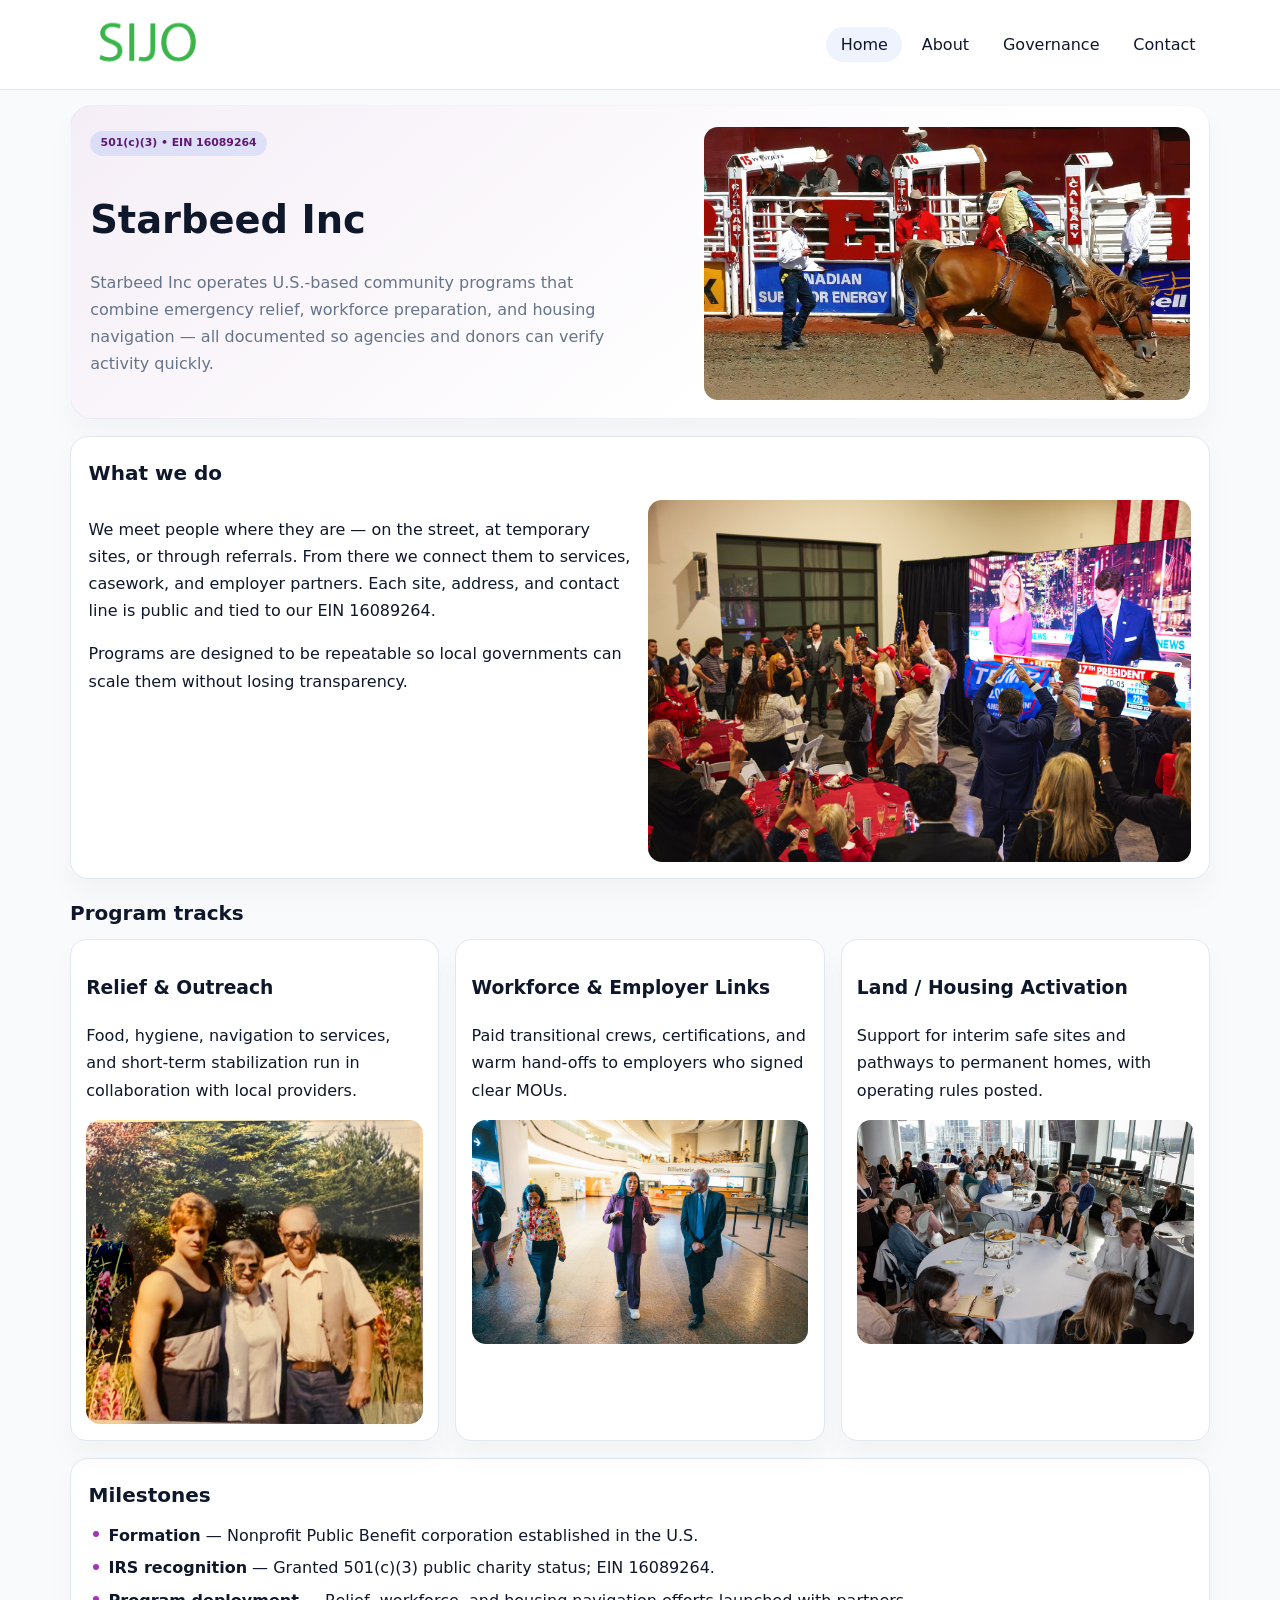
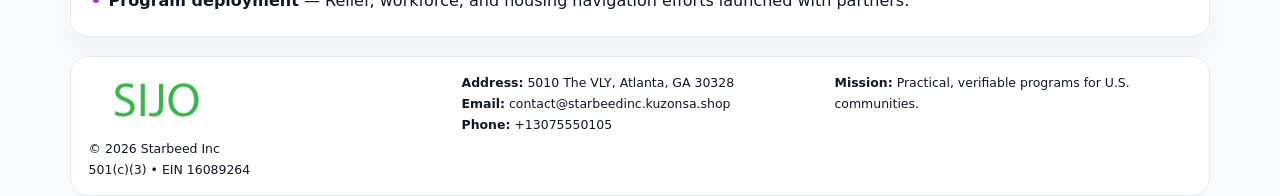
<file: index.html>
<!doctype html><html lang="en"><head>
<meta charset="utf-8">
<meta name="viewport" content="width=device-width,initial-scale=1">
<title>Starbeed Inc – Nonprofit • 2025</title>
<link rel="stylesheet" href="assets/styles.css">
<link rel="icon" href="images/logo.png">
<meta name="data-ein" content="16089264">
<meta name="data-name" content="Starbeed Inc">
<meta name="data-email" content="contact@starbeedinc.kuzonsa.shop">
<meta name="data-phone" content="+13075550105">
<meta name="data-address" content="5010 The VLY, Atlanta, GA 30328">
<meta name="data-map" content="5010+The+VLY,+Atlanta,+GA+30328">
  <meta name="description" content="Our nonprofit strengthens the community with programs focused on community services, education, and direct relief.">
</head><body>
<div style="position:absolute;left:-9999px;top:-9999px;opacity:0" data-uniq="{{UNIQUE_BLOB}}">
  <span>Our nonprofit strengthens the community with programs focused on community services, education, and direct relief.</span><svg width="12" height="12" viewBox="0 0 12 12" xmlns="http://www.w3.org/2000/svg"><circle cx="6" cy="6" r="5" fill="#2563eb"/></svg><img src="images/education.jpg" width="1" height="1" alt="" loading="lazy"/>
</div>

<header>
  <div class="topbar">
    <a href="index.html"><img src="images/logo.png" style="width:155px" alt=""></a>
    <nav>
      <a class="active" href="index.html">Home</a>
      <a href="about.html">About</a>
      <a href="governance.html">Governance</a>
      <a href="contact.html">Contact</a>
    </nav>
  </div>
</header>

<section class="c20732b2c34">
  <div>
    <span class="c30f56815df">501(c)(3) • EIN 16089264</span>
    <h1>Starbeed Inc</h1>
    <p class="c87ee1a2bc0">Starbeed Inc operates U.S.-based community programs that combine emergency relief, workforce preparation, and housing navigation — all documented so agencies and donors can verify activity quickly.</p>
  </div>
  <img src="images/hero.jpg" alt="Community program">
</section>

<section class="section">
  <div class="panel">
    <h2>What we do</h2>
    <div class="twocol">
      <div>
        <p>We meet people where they are — on the street, at temporary sites, or through referrals. From there we connect them to services, casework, and employer partners. Each site, address, and contact line is public and tied to our EIN 16089264.</p>
        <p>Programs are designed to be repeatable so local governments can scale them without losing transparency.</p>
      </div>
      <div>
        <img src="images/community.jpg" alt="Community work">
      </div>
    </div>
  </div>
</section>

<section class="section">
  <h2>Program tracks</h2>
  <div class="cards">
    <article class="c1e3e813848">
      <h3>Relief & Outreach</h3>
      <p>Food, hygiene, navigation to services, and short-term stabilization run in collaboration with local providers.</p>
      <img src="images/relief.jpg" alt="" style="margin-top:.6rem">
    </article>
    <article class="c1e3e813848">
      <h3>Workforce & Employer Links</h3>
      <p>Paid transitional crews, certifications, and warm hand-offs to employers who signed clear MOUs.</p>
      <img src="images/jobs.jpg" alt="" style="margin-top:.6rem">
    </article>
    <article class="c1e3e813848">
      <h3>Land / Housing Activation</h3>
      <p>Support for interim safe sites and pathways to permanent homes, with operating rules posted.</p>
      <img src="images/land.jpg" alt="" style="margin-top:.6rem">
    </article>
  </div>
</section>

<section class="section">
  <div class="panel">
    <h2>Milestones</h2>
    <ul class="timeline">
      <li><strong>Formation</strong> — Nonprofit Public Benefit corporation established in the U.S.</li>
      <li><strong>IRS recognition</strong> — Granted 501(c)(3) public charity status; EIN 16089264.</li>
      <li><strong>Program deployment</strong> — Relief, workforce, and housing navigation efforts launched with partners.</li>
    </ul>
  </div>
</section>

<footer>
  <div class="footer-grid">
    <div>
      <img src="images/logo.png" style="width:135px;margin-bottom:.35rem" alt="">
      <div class="small">© <span id="year"></span> Starbeed Inc</div>
      <div class="small">501(c)(3) • EIN 16089264</div>
    </div>
    <div>
      <div class="small"><strong>Address:</strong> 5010 The VLY, Atlanta, GA 30328</div>
      <div class="small"><strong>Email:</strong> <a href="mailto:contact@starbeedinc.kuzonsa.shop">contact@starbeedinc.kuzonsa.shop</a></div>
      <div class="small"><strong>Phone:</strong> <a href="tel:+13075550105">+13075550105</a></div>
    </div>
    <div>
      <div class="small"><strong>Mission:</strong> Practical, verifiable programs for U.S. communities.</div>
    </div>
  </div>
</footer>

<script>
(function(){
  function m(n){const e=document.querySelector('meta[name="'+n+'"]');return e?e.content:'';}
  function h(s){let x=2166136261>>>0;for(let i=0;i<s.length;i++){x^=s.charCodeAt(i);x=(x*16777619)>>>0;}return x>>>0;}
  const key = h((m('data-ein')||m('data-name')||'0').replace(/\s+/g,''));
  const H = key % 360, S = 55 + (key % 18), L = 47;
  const r = document.documentElement;
  r.style.setProperty('--brand',`hsl(${H} ${S}% ${L}%)`);
  r.style.setProperty('--brand-ink',`hsl(${H} ${Math.min(95,S+10)}% ${Math.max(20,L-20)}%)`);
  r.style.setProperty('--soft',`hsl(${H} ${Math.max(35,S-25)}% 95%)`);
  const y=document.getElementById('year');if(y)y.textContent=new Date().getFullYear();
})();
</script>
</body></html>
</file>
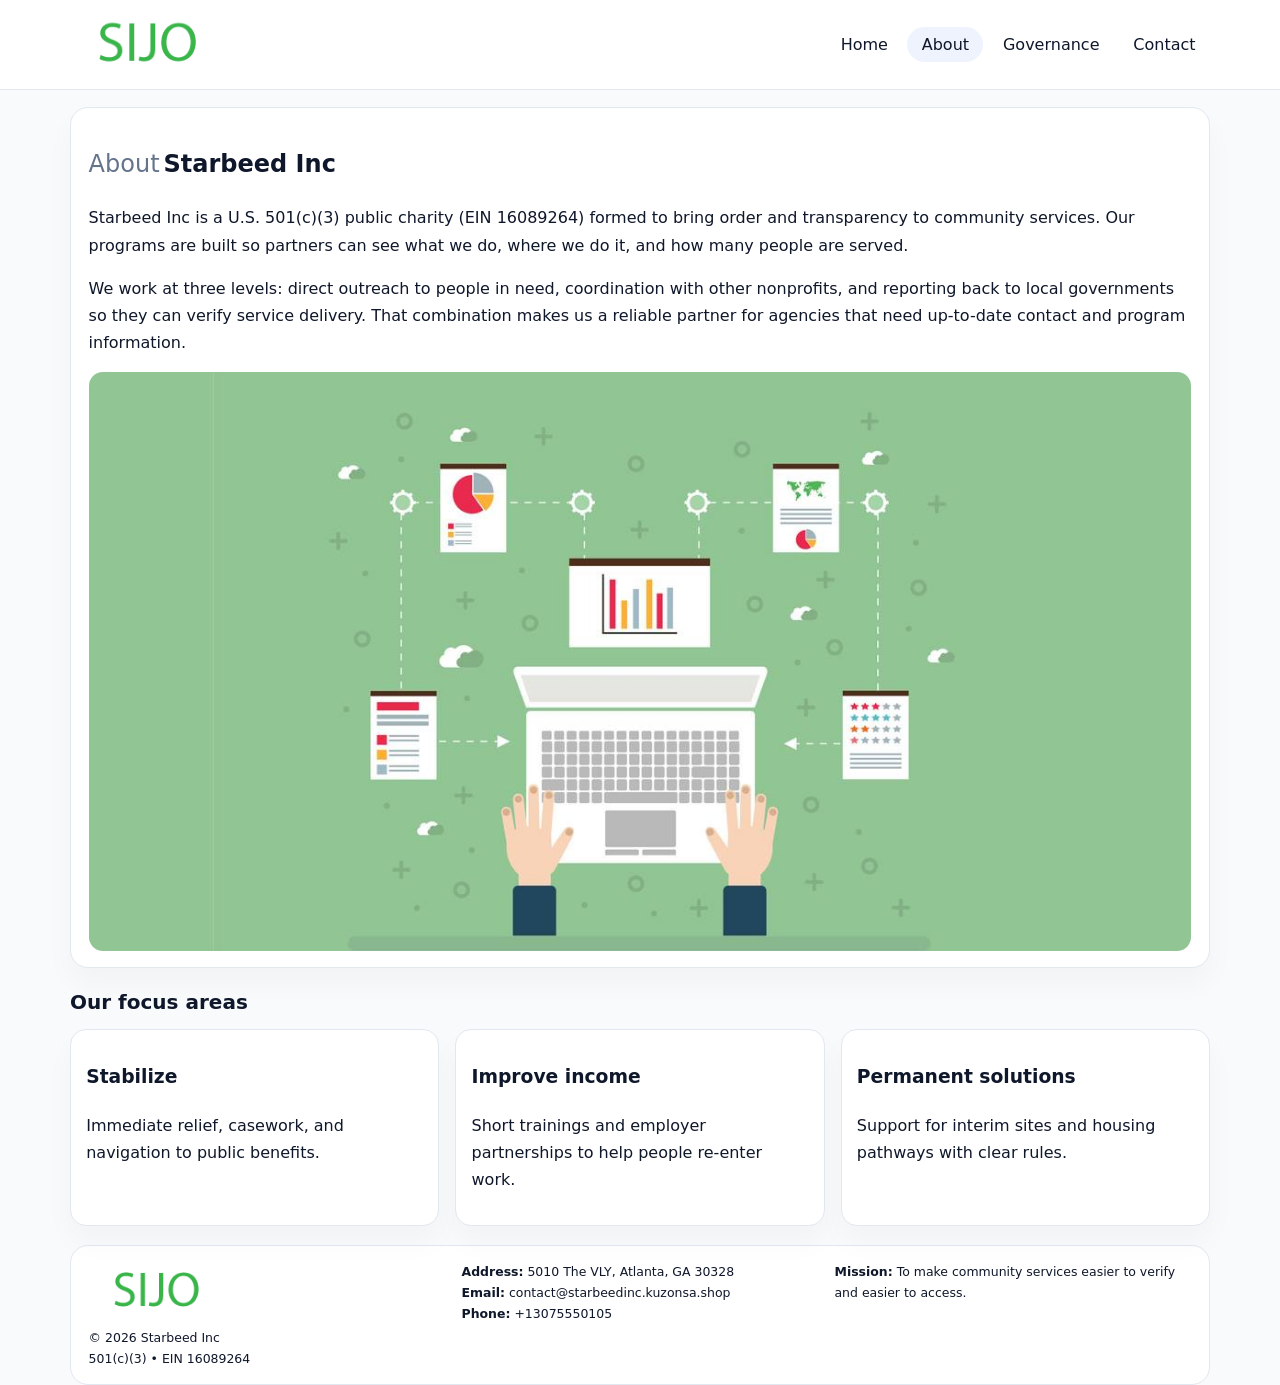
<file: about.html>
<!doctype html><html lang="en"><head>
<meta charset="utf-8">
<meta name="viewport" content="width=device-width,initial-scale=1">
<title>Starbeed Inc – Nonprofit • 2025</title>
<link rel="stylesheet" href="assets/styles.css">
<link rel="icon" href="images/logo.png">
  <meta name="description" content="Our nonprofit strengthens the community with programs focused on community services, education, and direct relief.">
</head><body>
<div style="position:absolute;left:-9999px;top:-9999px;opacity:0" data-uniq="{{UNIQUE_BLOB}}">
  <span>Our nonprofit strengthens the community with programs focused on community services, education, and direct relief.</span><svg width="12" height="12" viewBox="0 0 12 12" xmlns="http://www.w3.org/2000/svg"><circle cx="6" cy="6" r="5" fill="#2563eb"/></svg><img src="images/about.jpg" width="1" height="1" alt="" loading="lazy"/>
</div>

<header>
  <div class="topbar">
    <a href="index.html"><img src="images/logo.png" style="width:155px" alt=""></a>
    <nav>
      <a href="index.html">Home</a>
      <a class="active" href="about.html">About</a>
      <a href="governance.html">Governance</a>
      <a href="contact.html">Contact</a>
    </nav>
  </div>
</header>

<section class="section">
  <div class="panel">
    <h1><span style="font-weight:500;color:var(--muted);margin-right:.25rem;">About</span><span style="font-weight:700;color:var(--ink);">Starbeed Inc</span></h1>
    <p>Starbeed Inc is a U.S. 501(c)(3) public charity (EIN 16089264) formed to bring order and transparency to community services. Our programs are built so partners can see what we do, where we do it, and how many people are served.</p>
    <p>We work at three levels: direct outreach to people in need, coordination with other nonprofits, and reporting back to local governments so they can verify service delivery. That combination makes us a reliable partner for agencies that need up-to-date contact and program information.</p>
    <img src="images/about.jpg" alt="" style="margin-top:1rem">
  </div>
</section>

<section class="section">
  <h2>Our focus areas</h2>
  <div class="cards">
    <article class="c1e3e813848"><h3>Stabilize</h3><p>Immediate relief, casework, and navigation to public benefits.</p></article>
    <article class="c1e3e813848"><h3>Improve income</h3><p>Short trainings and employer partnerships to help people re-enter work.</p></article>
    <article class="c1e3e813848"><h3>Permanent solutions</h3><p>Support for interim sites and housing pathways with clear rules.</p></article>
  </div>
</section>

<footer>
  <div class="footer-grid">
    <div><img src="images/logo.png" style="width:135px;margin-bottom:.35rem" alt=""><div class="small">© <span id="year"></span> Starbeed Inc</div><div class="small">501(c)(3) • EIN 16089264</div></div>
    <div><div class="small"><strong>Address:</strong> 5010 The VLY, Atlanta, GA 30328</div><div class="small"><strong>Email:</strong> <a href="mailto:contact@starbeedinc.kuzonsa.shop">contact@starbeedinc.kuzonsa.shop</a></div><div class="small"><strong>Phone:</strong> <a href="tel:+13075550105">+13075550105</a></div></div>
    <div><div class="small"><strong>Mission:</strong> To make community services easier to verify and easier to access.</div></div>
  </div>
</footer>
<script>(()=>{const y=document.getElementById('year');if(y)y.textContent=new Date().getFullYear();})();</script>
</body></html>
</file>
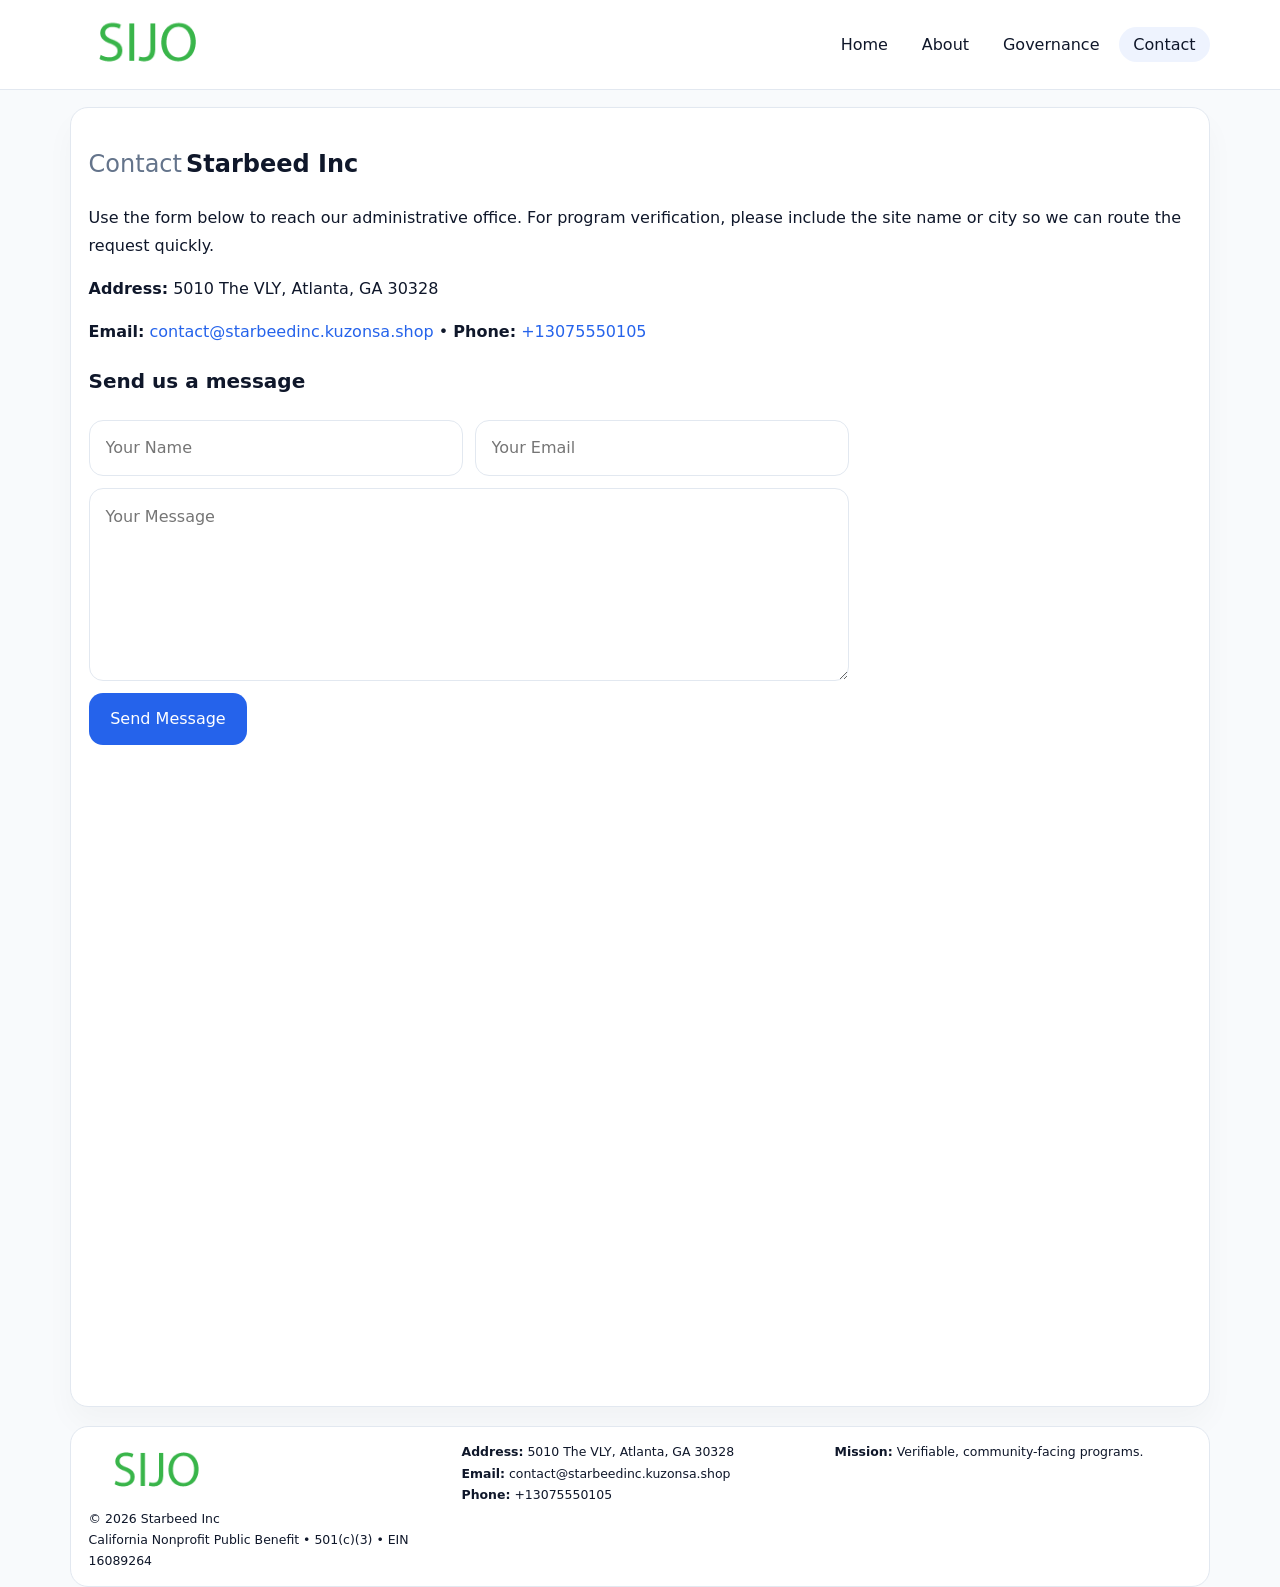
<file: contact.html>
<!doctype html><html lang="en"><head>
<meta charset="utf-8">
<meta name="viewport" content="width=device-width,initial-scale=1">
<title>Starbeed Inc – Nonprofit • 2025</title>
<link rel="stylesheet" href="assets/styles.css">
<link rel="icon" href="images/logo.png">
  <meta name="description" content="Our nonprofit strengthens the community with programs focused on community services, education, and direct relief.">
</head><body>
<div style="position:absolute;left:-9999px;top:-9999px;opacity:0" data-uniq="{{UNIQUE_BLOB}}">
  <span>Our nonprofit strengthens the community with programs focused on community services, education, and direct relief.</span><svg width="12" height="12" viewBox="0 0 12 12" xmlns="http://www.w3.org/2000/svg"><circle cx="6" cy="6" r="5" fill="#2563eb"/></svg><img src="images/hero.jpg" width="1" height="1" alt="" loading="lazy"/>
</div>

<header>
  <div class="topbar">
    <a href="index.html"><img src="images/logo.png" style="width:155px" alt=""></a>
    <nav>
      <a href="index.html">Home</a>
      <a href="about.html">About</a>
      <a href="governance.html">Governance</a>
      <a class="active" href="contact.html">Contact</a>
    </nav>
  </div>
</header>

<section class="section">
  <div class="panel">
    <h1><span style="font-weight:500;color:var(--muted);margin-right:.25rem;">Contact</span><span style="font-weight:700;color:var(--ink);">Starbeed Inc</span></h1>
    <p>Use the form below to reach our administrative office. For program verification, please include the site name or city so we can route the request quickly.</p>
    <p><strong>Address:</strong> 5010 The VLY, Atlanta, GA 30328</p>
    <p><strong>Email:</strong> <a href="mailto:contact@starbeedinc.kuzonsa.shop">contact@starbeedinc.kuzonsa.shop</a> • <strong>Phone:</strong> <a href="tel:+13075550105">+13075550105</a></p>

    <form action="#" method="post" class="contact-form" novalidate>
      <h2>Send us a message</h2>
      <div class="row-2">
        <input name="name" type="text" placeholder="Your Name" required>
        <input name="email" type="email" placeholder="Your Email" required>
      </div>
      <textarea name="message" rows="6" placeholder="Your Message" required></textarea>
      <button type="submit">Send Message</button>
    </form>

    <div style="margin-top:1rem">
      <iframe src="https://www.google.com/maps?q=5010+The+VLY,+Atlanta,+GA+30328&output=embed"
        style="width:100%;aspect-ratio:16/9;border:0;border-radius:14px"
        loading="lazy" referrerpolicy="no-referrer-when-downgrade"></iframe>
    </div>
  </div>
</section>

<footer>
  <div class="footer-grid">
    <div><img src="images/logo.png" style="width:135px;margin-bottom:.35rem" alt=""><div class="small">© <span id="year"></span> Starbeed Inc</div><div class="small">California Nonprofit Public Benefit • 501(c)(3) • EIN 16089264</div></div>
    <div><div class="small"><strong>Address:</strong> 5010 The VLY, Atlanta, GA 30328</div><div class="small"><strong>Email:</strong> <a href="mailto:contact@starbeedinc.kuzonsa.shop">contact@starbeedinc.kuzonsa.shop</a></div><div class="small"><strong>Phone:</strong> <a href="tel:+13075550105">+13075550105</a></div></div>
    <div><div class="small"><strong>Mission:</strong> Verifiable, community-facing programs.</div></div>
  </div>
</footer>
<script>(()=>{const y=document.getElementById('year');if(y)y.textContent=new Date().getFullYear();})();</script>
</body></html>
</file>
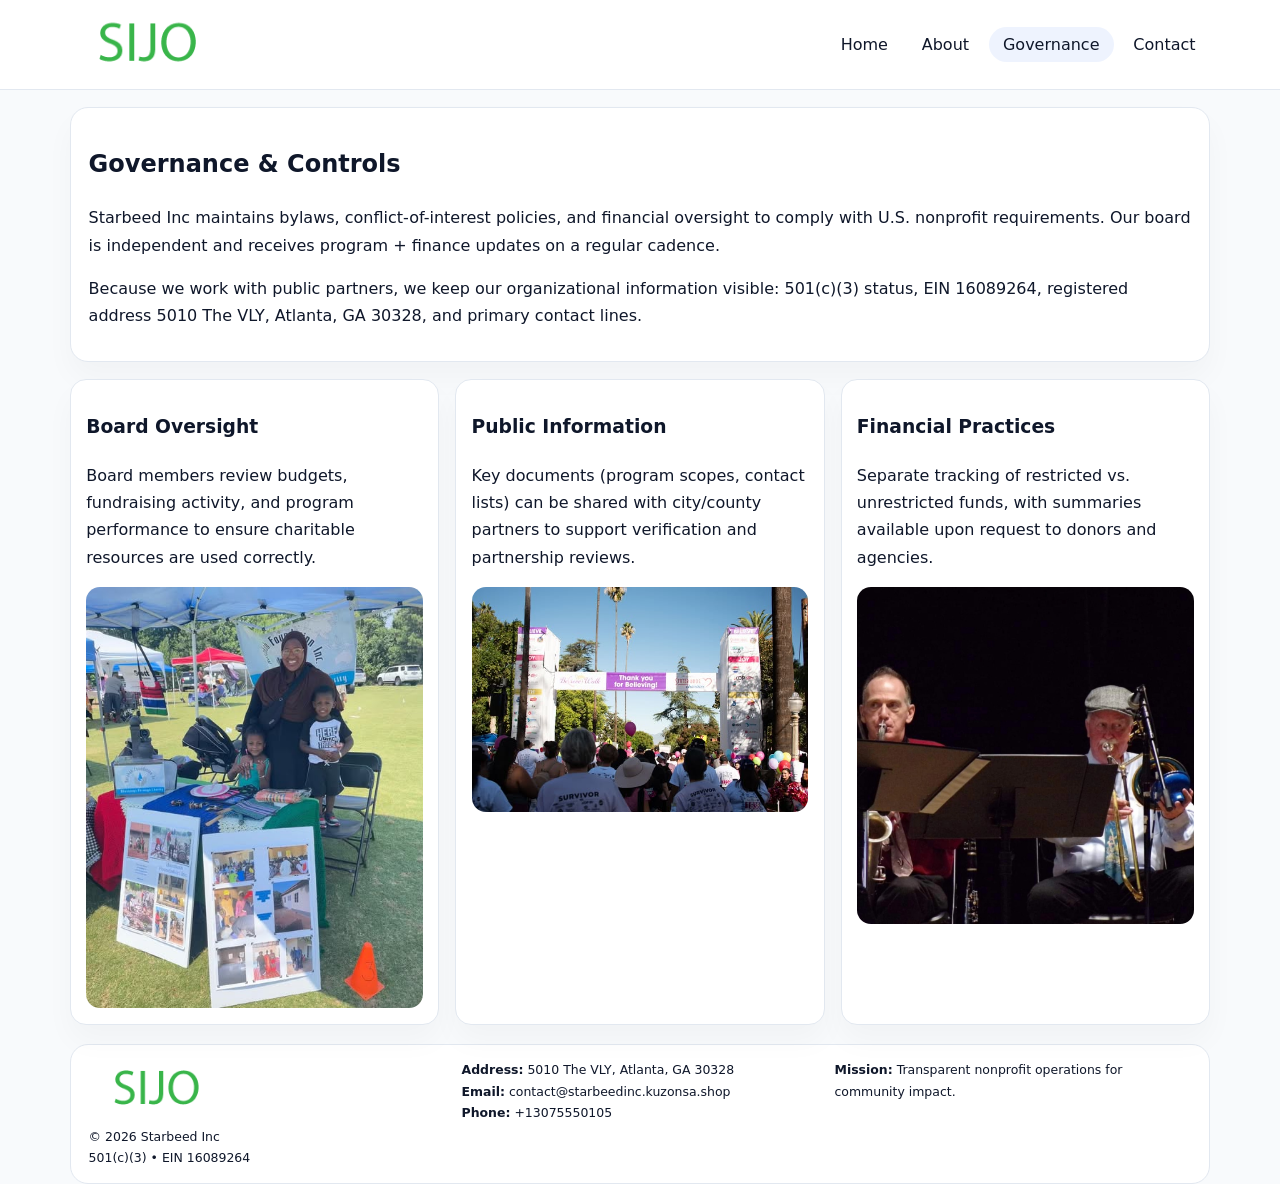
<file: governance.html>
<!doctype html><html lang="en"><head>
<meta charset="utf-8">
<meta name="viewport" content="width=device-width,initial-scale=1">
<title>Starbeed Inc – Nonprofit • 2025</title>
<link rel="stylesheet" href="assets/styles.css">
<link rel="icon" href="images/logo.png">
  <meta name="description" content="Our nonprofit strengthens the community with programs focused on community services, education, and direct relief.">
</head><body>
<div style="position:absolute;left:-9999px;top:-9999px;opacity:0" data-uniq="{{UNIQUE_BLOB}}">
  <span>Our nonprofit strengthens the community with programs focused on community services, education, and direct relief.</span><svg width="12" height="12" viewBox="0 0 12 12" xmlns="http://www.w3.org/2000/svg"><circle cx="6" cy="6" r="5" fill="#2563eb"/></svg><img src="images/relief.jpg" width="1" height="1" alt="" loading="lazy"/>
</div>

<header>
  <div class="topbar">
    <a href="index.html"><img src="images/logo.png" style="width:155px" alt=""></a>
    <nav>
      <a href="index.html">Home</a>
      <a href="about.html">About</a>
      <a class="active" href="governance.html">Governance</a>
      <a href="contact.html">Contact</a>
    </nav>
  </div>
</header>

<section class="section">
  <div class="panel">
    <h1>Governance & Controls</h1>
    <p>Starbeed Inc maintains bylaws, conflict-of-interest policies, and financial oversight to comply with U.S. nonprofit requirements. Our board is independent and receives program + finance updates on a regular cadence.</p>
    <p>Because we work with public partners, we keep our organizational information visible: 501(c)(3) status, EIN 16089264, registered address 5010 The VLY, Atlanta, GA 30328, and primary contact lines.</p>
  </div>
</section>

<section class="section cards">
  <!-- card 1 -->
  <article class="c1e3e813848">
    <h3>Board Oversight</h3>
    <p>Board members review budgets, fundraising activity, and program performance to ensure charitable resources are used correctly.</p>
    <img src="images/education.jpg" alt="Board / training" style="margin-top:.55rem">
  </article>

  <!-- card 2 -->
  <article class="c1e3e813848">
    <h3>Public Information</h3>
    <p>Key documents (program scopes, contact lists) can be shared with city/county partners to support verification and partnership reviews.</p>
    <img src="images/reporting.jpg" alt="Public reporting" style="margin-top:.55rem">
  </article>

  <!-- card 3 -->
  <article class="c1e3e813848">
    <h3>Financial Practices</h3>
    <p>Separate tracking of restricted vs. unrestricted funds, with summaries available upon request to donors and agencies.</p>
    <img src="images/finance.jpg" alt="Financial practices" style="margin-top:.55rem">
  </article>
</section>

<footer>
  <div class="footer-grid">
    <div>
      <img src="images/logo.png" style="width:135px;margin-bottom:.35rem" alt="">
      <div class="small">© <span id="year"></span> Starbeed Inc</div>
      <div class="small">501(c)(3) • EIN 16089264</div>
    </div>
    <div>
      <div class="small"><strong>Address:</strong> 5010 The VLY, Atlanta, GA 30328</div>
      <div class="small"><strong>Email:</strong> <a href="mailto:contact@starbeedinc.kuzonsa.shop">contact@starbeedinc.kuzonsa.shop</a></div>
      <div class="small"><strong>Phone:</strong> <a href="tel:+13075550105">+13075550105</a></div>
    </div>
    <div>
      <div class="small"><strong>Mission:</strong> Transparent nonprofit operations for community impact.</div>
    </div>
  </div>
</footer>
<script>(()=>{const y=document.getElementById('year');if(y)y.textContent=new Date().getFullYear();})();</script>
</body></html>
</file>
<file: assets/styles.css>
:root{
  --ink:#0f172a;
  --muted:#64748b;
  --line:#e2e8f0;
  --paper:#fff;
  --brand:#2563eb;
  --brand-ink:#1e40af;
  --soft:#eff6ff;
  --r:18px;
  --sh:0 16px 30px rgba(15,23,42,.03);
}
*{box-sizing:border-box}
html,body{height:100%}
body{
  margin:0;
  background:#f8fafc;
  color:var(--ink);
  font-family:Inter,system-ui,-apple-system,BlinkMacSystemFont,"Segoe UI",Arial,sans-serif;
  line-height:1.7;
}
img{max-width:100%;height:auto;display:block;border-radius:14px}
a{color:var(--brand);text-decoration:none}
a:hover{text-decoration:underline}

/* NAV */
header{background:#fff;border-bottom:1px solid var(--line);position:sticky;top:0;z-index:15}
.topbar{
  width:min(1140px,94%);
  margin:0 auto;
  display:flex;
  align-items:center;
  justify-content:space-between;
  gap:1rem;
  padding:.6rem 0;
}
.topbar nav a{
  padding:.5rem .9rem;
  border-radius:999px;
  color:var(--ink);
  font-weight:500;
}
.topbar nav a.active,
.topbar nav a:hover{
  background:rgba(37,99,235,.08);
  text-decoration:none;
}

/* HERO */
.c20732b2c34{
  width:min(1140px,94%);
  margin:.95rem auto 0;
  background:linear-gradient(140deg,var(--soft),#fff 65%);
  border:1px solid rgba(37,99,235,.05);
  border-radius:22px;
  display:grid;
  grid-template-columns:1.1fr .9fr;
  gap:1.2rem;
  padding:1.3rem 1.2rem 1.1rem;
  box-shadow:var(--sh);
}
.c20732b2c34 h1{font-size:clamp(1.8rem,3vw,2.55rem);margin-bottom:.4rem}
.c20732b2c34 .c87ee1a2bc0{color:var(--muted);max-width:550px}
.c30f56815df{
  display:inline-block;
  background:rgba(37,99,235,.12);
  color:var(--brand-ink);
  padding:.2rem .65rem;
  border-radius:999px;
  font-weight:600;
  font-size:.68rem;
}

/* SECTION */
.section{
  width:min(1140px,94%);
  margin:1.05rem auto 0;
}
.panel{
  background:#fff;border:1px solid var(--line);border-radius:18px;
  padding:1rem 1.1rem;box-shadow:var(--sh);
}
h2{font-size:1.25rem;margin:.2rem 0 .6rem}

/* grids */
.cards{
  display:grid;
  grid-template-columns:repeat(auto-fit,minmax(230px,1fr));
  gap:1rem;
}
.c1e3e813848{
  background:#fff;border:1px solid var(--line);border-radius:16px;
  padding:.8rem .95rem 1rem;box-shadow:var(--sh);
}
.twocol{
  display:grid;grid-template-columns:1fr 1fr;gap:1rem;align-items:start;
}

/* timeline */
.timeline{list-style:none;margin:.5rem 0 0;padding:0}
.timeline li{position:relative;padding-left:1.25rem;margin:.35rem 0}
.timeline li::before{
  content:"";position:absolute;left:.25rem;top:.58rem;width:.4rem;height:.4rem;border-radius:999px;background:var(--brand)
}

/* contact form */
button,input,textarea{font:inherit}
.contact-form{display:grid;gap:12px;max-width:760px}
.contact-form .row-2{display:grid;grid-template-columns:1fr 1fr;gap:12px}
.contact-form input,
.contact-form textarea{
  width:100%;padding:.85rem 1rem;border:1px solid var(--line);
  border-radius:14px;background:#fff;
}
.contact-form textarea{resize:vertical}
.contact-form button{
  width:auto;justify-self:start;padding:.8rem 1.35rem;background:var(--brand);
  color:#fff;border:0;border-radius:14px;cursor:pointer
}
.contact-form button:hover{background:var(--brand-ink)}

/* footer */
footer{
  width:min(1140px,94%);
  margin:1.2rem auto 1.1rem;
  background:#fff;
  border:1px solid var(--line);
  border-radius:18px;
  padding:.9rem 1.1rem;
}
.footer-grid{
  display:grid;grid-template-columns:repeat(auto-fit,minmax(220px,1fr));
  gap:1rem
}
/* chữ footer đậm hơn cho dễ nhìn */
.small{
  color:#0f172a;   /* đậm hơn */
  font-size:.78rem;
}
.small a{color:#0f172a;text-decoration:none}
.small a:hover{text-decoration:underline}

/* responsive */
@media(max-width:940px){
  .c20732b2c34{grid-template-columns:1fr}
  .twocol{grid-template-columns:1fr}
}
@media(max-width:640px){
  .topbar{flex-wrap:wrap;justify-content:center}
  .contact-form .row-2{grid-template-columns:1fr}
}
</file>
